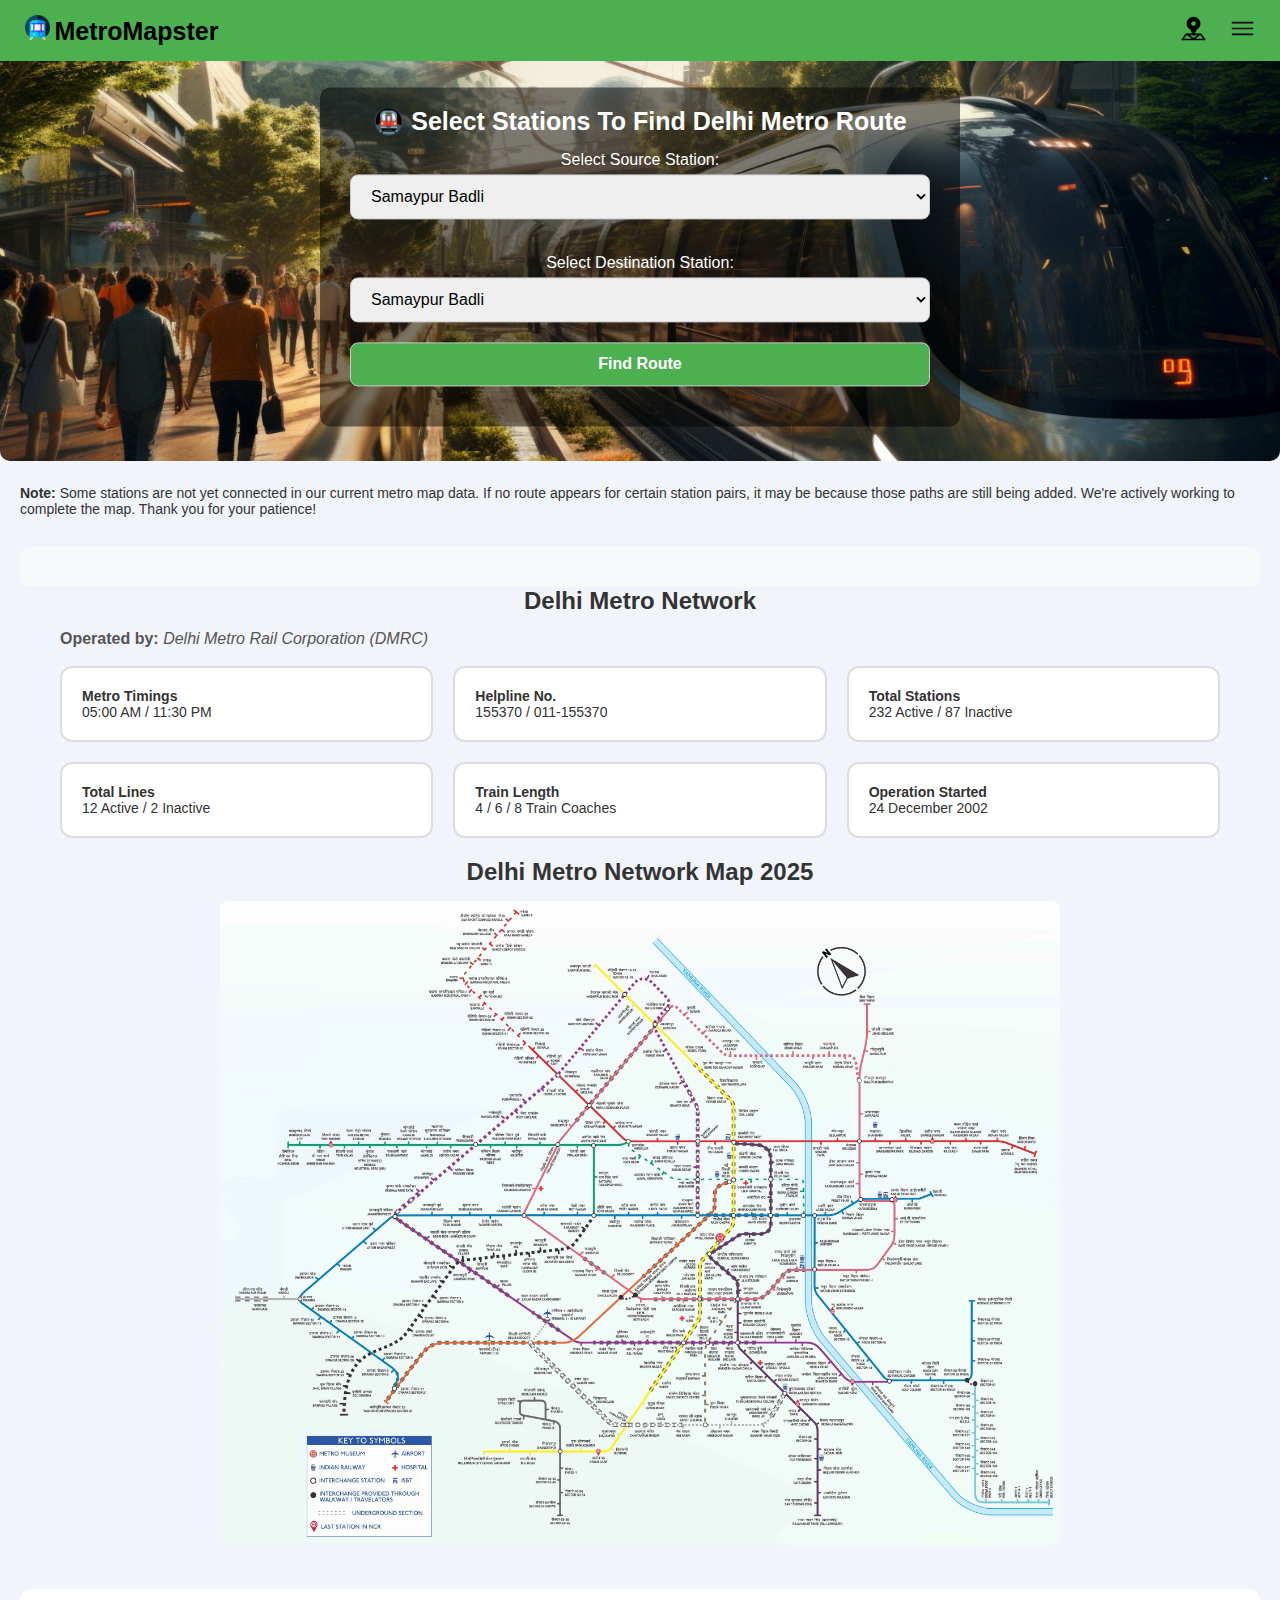
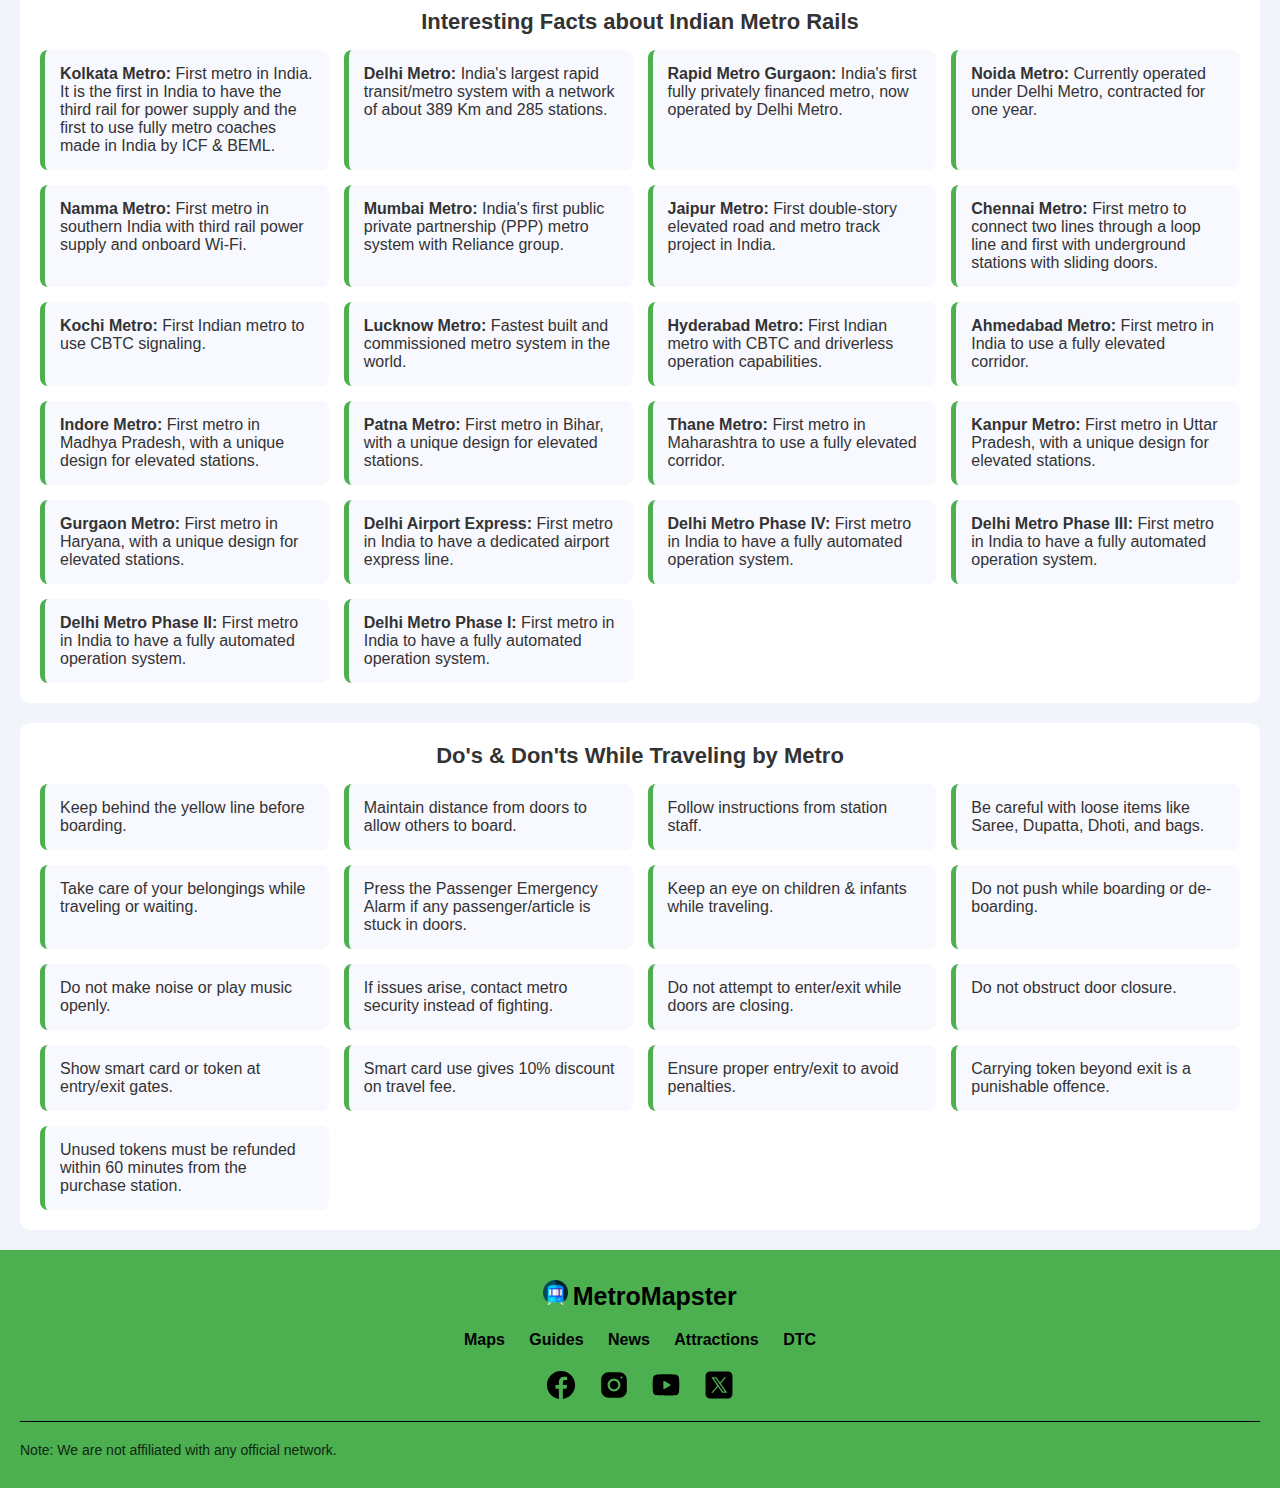
<file: index.html>
<!DOCTYPE html>
<html lang="en">

<head>
  <meta charset="UTF-8">
  <meta name="viewport" content="width=device-width, initial-scale=1.0">
  <title>MetroMapster</title>
  <link rel="stylesheet" href="style.css">
</head>

<body>
  <!-- header.html -->
  <header class="header">
    <div class="logo-container">
      <img class="icons" src="images/subway_2055265.png" alt="Metro Logo" class="logo-icon">
      <a class="logo">MetroMapster</a>
    </div>
    <div class="nav-icons">
      <a href="#map-section"><img class="icons" src="images/placeholder_331795.png" alt="map Icon"></a>
      <img class="icons" src="images/icons8-menu.svg" alt="Menu Icon" id="menu-toggle" onclick="toggleMenu()">

    </div>
  </header>
<!-- Dropdown Menu -->
<nav id="collapsible-menu" class="menu-popup">
  <ul>
    <li><a href="index.html" onclick="closeMenu()">Home</a></li>
    <li><a href="#hero" onclick="closeMenu()">Find Route</a></li>
    <li><a href="#map-section" onclick="closeMenu()">Map</a></li>
    <li><a href="#facts-section" onclick="closeMenu()">Facts</a></li>
    <li><a href="#rules-section" onclick="closeMenu()">Rules</a></li>
    <li><a href="#footer" onclick="closeMenu()">Contact</a></li>
  </ul>
</nav>


  <!-- hero section -->
  <section id="hero" class="hero">
    <img src="images/metro-img-2.jpg" alt="Metro Train" class="hero-image">

    <div class="hero-text">
      <h1>🚇 Select Stations To Find Delhi Metro Route</h1>

      <h2></h2>
      <label for="source">Select Source Station:</label>
      <select id="source"></select>

      <label for="destination">Select Destination Station:</label>
      <select id="destination"></select>

      <a href="#result-section"><button onclick="findRoute()">Find Route</button></a>

    </div>
  </section>
 
  <!-- network section -->
  <section id="result-section" class="network-section">
    <p><strong>Note:</strong> Some stations are not yet connected in our current metro map
       data. If no route appears for certain station pairs, it may be because those paths are 
       still being added. We're actively working to complete the map. Thank you for your 
       patience!</p>
    <div id="result"></div>
    <div class="network-grid">
      <!-- Delhi Metro Network Details -->
      <div class="network-info">
        <h2 class="section-title">Delhi Metro Network</h2>
        <p id="network-para"><strong>Operated by:</strong><cite> Delhi Metro Rail Corporation (DMRC)</cite></p><br>
        <div class="info-grid">
          <div class="info-card">
            <p><strong>Metro Timings</strong><br>05:00 AM / 11:30 PM</p>
          </div>
          <div class="info-card">
            <p><strong>Helpline No.</strong><br>155370 / 011-155370</p>
          </div>
          <div class="info-card">
            <p><strong>Total Stations</strong><br>232 Active / 87 Inactive</p>
          </div>
          <div class="info-card">
            <p><strong>Total Lines</strong><br>12 Active / 2 Inactive</p>
          </div>
          <div class="info-card">
            <p><strong>Train Length</strong><br>4 / 6 / 8 Train Coaches</p>
          </div>
          <div class="info-card">
            <p><strong>Operation Started</strong><br>24 December 2002</p>
          </div>
        </div>
      </div>
      <!-- Delhi Metro Network Map 2025 -->
      <section id="map-section">
        <div class="network-map">
          <h2 class="section-title">Delhi Metro Network Map 2025</h2>
          <img src="images/delhi-metro-route-map.jpg" alt="Delhi Metro Network Map 2025" class="map-image">
        </div>
      </section>
    </div>
  </section>
  <!-- facts and rules section -->
  <section id="facts-section" class="facts-section">
    <h2>Interesting Facts about Indian Metro Rails</h2>
    <div class="facts-grid">
      <div><strong>Kolkata Metro:</strong> First metro in India. It is the first in India to have the third rail for
        power supply and the first to use fully metro coaches made in India by ICF & BEML.</div>
      <div><strong>Delhi Metro:</strong> India's largest rapid transit/metro system with a network of about 389 Km and
        285 stations.</div>
      <div><strong>Rapid Metro Gurgaon:</strong> India's first fully privately financed metro, now operated by Delhi
        Metro.</div>
      <div><strong>Noida Metro:</strong> Currently operated under Delhi Metro, contracted for one year.</div>
      <div><strong>Namma Metro:</strong> First metro in southern India with third rail power supply and onboard Wi-Fi.
      </div>
      <div><strong>Mumbai Metro:</strong> India's first public private partnership (PPP) metro system with Reliance
        group.</div>
      <div><strong>Jaipur Metro:</strong> First double-story elevated road and metro track project in India.</div>
      <div><strong>Chennai Metro:</strong> First metro to connect two lines through a loop line and first with
        underground stations with sliding doors.</div>
      <div><strong>Kochi Metro:</strong> First Indian metro to use CBTC signaling.</div>
      <div><strong>Lucknow Metro:</strong> Fastest built and commissioned metro system in the world.</div>
      <div><strong>Hyderabad Metro:</strong> First Indian metro with CBTC and driverless operation capabilities.</div>
      <div><strong>Ahmedabad Metro:</strong> First metro in India to use a fully elevated corridor.</div>
      <div><strong>Indore Metro:</strong> First metro in Madhya Pradesh, with a unique design for elevated stations.
      </div>
      <div><strong>Patna Metro:</strong> First metro in Bihar, with a unique design for elevated stations.</div>
      <div><strong>Thane Metro:</strong> First metro in Maharashtra to use a fully elevated corridor.</div>
      <div><strong>Kanpur Metro:</strong> First metro in Uttar Pradesh, with a unique design for elevated stations.
      </div>
      <div><strong>Gurgaon Metro:</strong> First metro in Haryana, with a unique design for elevated stations.</div>
      <div><strong>Delhi Airport Express:</strong> First metro in India to have a dedicated airport express line.</div>
      <div><strong>Delhi Metro Phase IV:</strong> First metro in India to have a fully automated operation system.</div>
      <div><strong>Delhi Metro Phase III:</strong> First metro in India to have a fully automated operation system.
      </div>
      <div><strong>Delhi Metro Phase II:</strong> First metro in India to have a fully automated operation system.</div>
      <div><strong>Delhi Metro Phase I:</strong> First metro in India to have a fully automated operation system.</div>

    </div>
  </section>
  <!-- rules section -->
  <section id="rules-section" class="rules-section">
    <h2>Do's & Don'ts While Traveling by Metro</h2>
    <div class="rules-list">
      <div>Keep behind the yellow line before boarding.</div>
      <div>Maintain distance from doors to allow others to board.</div>
      <div>Follow instructions from station staff.</div>
      <div>Be careful with loose items like Saree, Dupatta, Dhoti, and bags.</div>
      <div>Take care of your belongings while traveling or waiting.</div>
      <div>Press the Passenger Emergency Alarm if any passenger/article is stuck in doors.</div>
      <div>Keep an eye on children & infants while traveling.</div>
      <div>Do not push while boarding or de-boarding.</div>
      <div>Do not make noise or play music openly.</div>
      <div>If issues arise, contact metro security instead of fighting.</div>
      <div>Do not attempt to enter/exit while doors are closing.</div>
      <div>Do not obstruct door closure.</div>
      <div>Show smart card or token at entry/exit gates.</div>
      <div>Smart card use gives 10% discount on travel fee.</div>
      <div>Ensure proper entry/exit to avoid penalties.</div>
      <div>Carrying token beyond exit is a punishable offence.</div>
      <div>Unused tokens must be refunded within 60 minutes from the purchase station.</div>
    </div>
  </section>
  <!-- footer.html -->
  <footer id="footer" class="custom-footer">
    <div class="footer-logo">
      <div>
        <img class="icons" src="images/subway_2055265.png" alt="metro-icon">
        <a class="logo">MetroMapster</a>
      </div>
    </div>

    <div class="footer-links">
      <a href="#map-section">Maps</a>
      <a href="#">Guides</a>
      <a href="#">News</a>
      <a href="#">Attractions</a>
      <a href="#">DTC</a>
    </div>

    <div class="icons, footer-social">
      <a href="https://www.facebook.com"><img src="images/icons8-facebook.svg" alt="Facebook"></a>
      <a href="https://www.instagram.com"><img src="images/icons8-instagram.svg" alt="Instagram"></a>
      <a href="https://www.youtube.com"><img src="images/icons8-youtube-48.svg" alt="YouTube"></a>
      <a href="https://www.x.com"><img src="images/icons8-twitter.svg" alt="X/Twitter"></a>
    </div>

    <hr>
    <p class="footer-note">Note: We are not affiliated with any official network.</p>
  </footer>

  <script src="script.js"></script>
</body>

</html>
</file>
<file: style.css>
/* style.css */
* {
  box-sizing: border-box;
  margin: 0;
  padding: 0;
}
html{
  scroll-behavior: smooth;
}

body {
  font-family: 'Segoe UI', Tahoma, Geneva, Verdana, sans-serif;
  background: #f2f4fc;
  color: #333;
}


/* Header */
.header {
  background: #4caf50;
  color: white;
  display: flex;
  justify-content: space-between;
  align-items: center;
  padding: 15px 25px;
}

.logo {
  font-size: 25px;
  font-weight: bold;
  color: black;
}

.nav-icons img {
  margin-left: 20px;
  font-size: 20px;
  object-fit: cover;
  cursor: pointer;
}
.icons {
  width: 25px;
  height: 25px;
}

/* Hero Section */
.hero {
  position: relative;
  text-align: center;
  color: white;
}

.hero-image {
  width: 100%;
  height: 400px;
  object-fit: cover;
  border-bottom-left-radius: 10px;
  border-bottom-right-radius: 10px;
}

.hero-text {
  position: absolute;
  width: 50%;
  top: 40%;
  left: 50%;
  transform: translate(-50%, -40%);
  background-color: rgba(0, 0, 0, 0.5);
  padding: 20px 30px;
  border-radius: 10px;
  box-sizing: border-box;
}

.hero-text h1 {
  font-size: 25px;
  margin-bottom: 15px;
}

.hero-text input {
  padding: 10px;
  font-size: 16px;
  width: 300px;
  border: none;
  border-radius: 5px;
}

label {
  display: block;
  margin: 15px 0 5px;
  font-weight: 500;
}

select,
button {
  padding: 12px 16px;
  width: 100%;
  font-size: 16px;
  border: 1px solid #ccc;
  border-radius: 8px;
  margin-bottom: 20px;
  box-sizing: border-box;
}

button {
  background-color: #4caf50;
  color: white;
  font-weight: bold;
  cursor: pointer;
  transition: background-color 0.3s ease;
}

button:hover {
  background-color: #4caf50;
}

/*Responsive */
@media screen and (max-width: 768px) {
  .hero-text {
    width: 80%;
    top: 50%;
    transform: translate(-50%, -50%);
    padding: 16px 20px;
  }

  .hero-text h1 {
    font-size: 20px;
  }

  .hero-text input {
    width: 100%;
  }
}

@media screen and (max-width: 480px) {
  .hero-text {
    width: 90%;
    top: 55%;
    transform: translate(-50%, -55%);
    padding: 14px 16px;
  }

  .hero-text h1 {
    font-size: 18px;
  }
}



/* Result Section */


#result {
  margin-top: 30px;
  text-align: center;
  background: #f8f9fa;
  padding: 20px;
  border-radius: 10px;
  color: #333;
}
p {
  text-align: left;
  font-size: 14px;
  
}

/* Metro Network Section
/* Layout for the entire section */
.network-section {

  padding: 20px 20px;
  text-align: center;
}
#network-para{
  font-size: 16px;
  margin-left: 20px;
  color: #555;
  text-align: left;
}

/* Grid wrapper */
.network-grid {

  display: grid;
  grid-template-rows:  repeat(auto-fit, minmax(250px, 1fr));

  gap: 20px;
  padding: 0 20px;
}

/* Card styling */
.network-card {

  background: white;
  border: 2px solid #ddd;
  border-radius: 12px;
  padding: 20px;
  font-size: 18px;
  cursor: pointer;
  transition: transform 0.3s, box-shadow 0.3s;
}

/* Section headings */
.section-title {
  font-size: 1.5em;
  margin-bottom: 15px;
  color: #333;
  justify-content: center;
  display: flex;
}

/* Map image styling */
.map-image {
  width: 70%;
  height: 70%;
  object-fit: cover;
  border-radius: 8px;

}

/* Info grid layout */
.info-grid {

  display: grid;
  grid-template-columns:  repeat(auto-fit, minmax(300px, 1fr));

  gap: 20px;
  padding: 0 20px;
}

/* Individual info cards */
.info-card {

   background: white;
  border: 2px solid #ddd;
  border-radius: 12px;
  padding: 20px;
  font-size: 18px;
  cursor: pointer;
  transition: transform 0.3s, box-shadow 0.3s;
  
}





/* Facts Section */
/* Rules Section */
.rules-section,
.facts-section {
  padding: 20px;
  background-color: #ffffff;
  margin: 20px;
  border-radius: 10px;
}

.rules-section h2,
.facts-section h2 {
  font-size: 22px;
  margin-bottom: 15px;
  text-align: center;
}

.facts-grid,
.rules-list {
  display: grid;
  grid-template-columns: repeat(auto-fit, minmax(260px, 1fr));
  gap: 15px;
}

.rules-list div,
.facts-grid div {
  background-color: #f8f8ff;
  padding: 15px;
  border-radius: 8px;
  border-left: 5px solid #4caf50;
}


/* Footer */

.custom-footer {
  background-color: #4caf50;
  color: white;
  text-align: center;
  padding: 30px 20px;
  font-family: sans-serif;
}

.footer-logo {
  display: flex;
  align-items: center;
  justify-content: center;
  gap: 15px;
}

.footer-icon {
  width: 40px;
  height: 40px;
}

.footer-logo h2 {
  margin: 0;
  font-size: 24px;
}

.footer-logo p {
  margin: 0;
  font-size: 12px;
}

.footer-links {
  margin: 20px 0;
}

.footer-links a {
  color: #020202;
  margin: 0 10px;
  text-decoration: none;
  font-weight: bold;
}

.footer-links a:hover {
  text-decoration: underline;
}

.footer-social {
  margin: 20px 0;
}

.footer-social img {
  width: 32px;
  height: 32px;
  margin: 0 8px;
  vertical-align: middle;
}

.footer-note {
  font-size: 14px;
  color: #020202;
  margin-top: 20px;
  opacity: 0.8;
}

hr {
  border: none;
  border-top: 1px solid black;
  margin: 20px 0;
}

/* Dropdown Menu*/
.menu-popup {
  display: none;
  position: absolute;
  right: 25px; 
  top: 60px; 
  background-color: #ffffff;
  border: 1px solid #ccc;
  box-shadow: 0 4px 10px rgba(0,0,0,0.2);
  border-radius: 10px;
  width: 220px;
  z-index: 999;
  padding: 10px 0;
}

.menu-popup ul {
  list-style: none;
  margin: 0;
  padding: 0;
}

.menu-popup li {
  text-align: left;
}

.menu-popup li a {
  display: block;
  padding: 10px 20px;
  color: #333;
  text-decoration: none;
  font-weight: 500;
  transition: background 0.3s ease;
}

.menu-popup li a:hover {
  background-color: #4caf50;
  border-radius: 6px;
}
</file>
